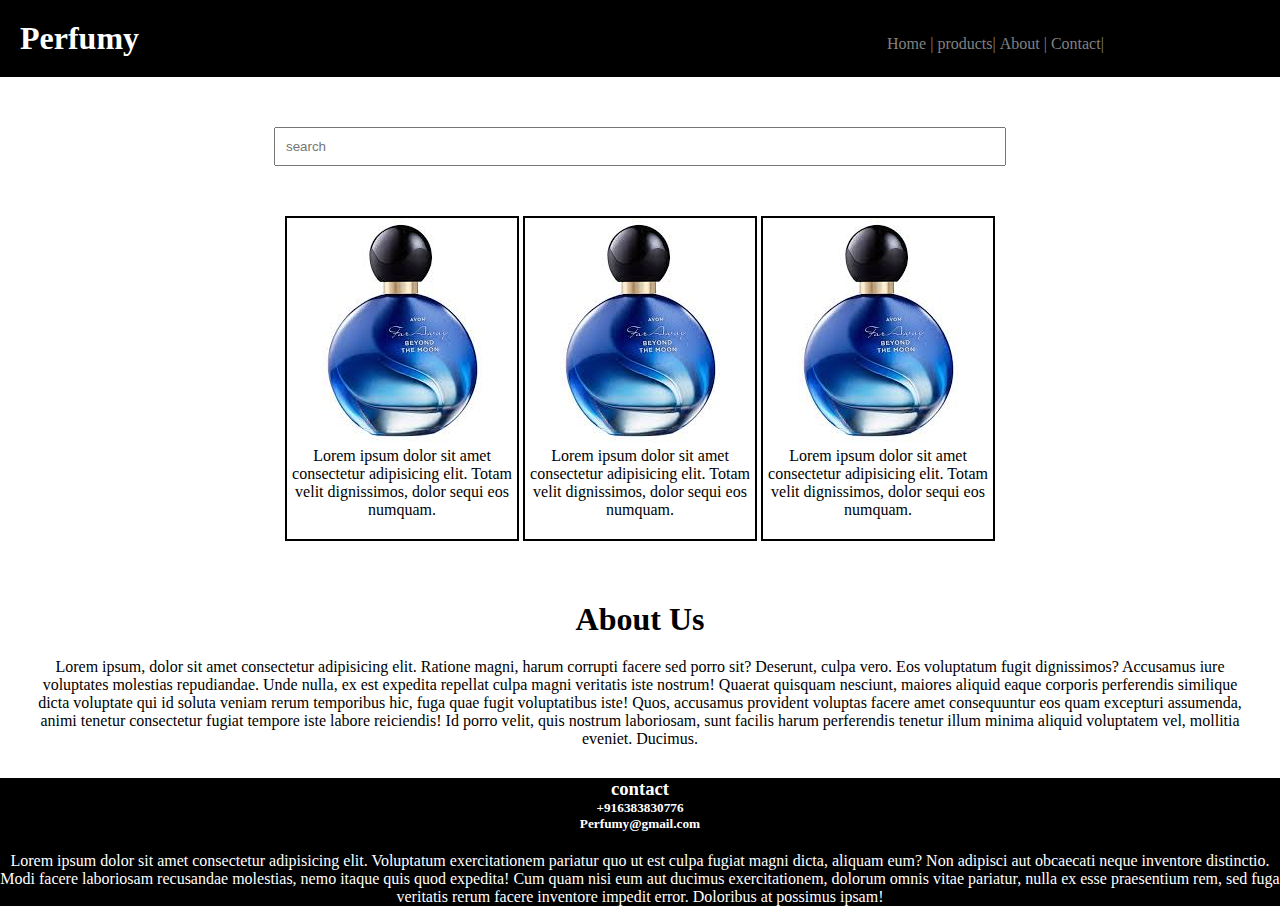
<file: CSS  project/index.html>
<!DOCTYPE html>
<html lang="en">
<head>
    <meta charset="UTF-8">
    <meta name="viewport" content="width=device-width, initial-scale=1.0">
    <title>Perfumy</title>
    <link rel="stylesheet" href="style.css"
</head>
<body>
<div class="header">
<nav>
    <h1> Perfumy</h1>
    <ul>
        <li>Home |</li>
        <li>products|</li>
        <li>About |</li>
        <li>Contact|</li>
    </ul>
</nav>
</div>
<div class="seachbar">
<input type="text" placeholder="search">
</div>

<div class="products">
<div class="box">
<img src="images.jpg"
<p> Lorem ipsum dolor sit amet consectetur adipisicing elit. Totam velit dignissimos, dolor sequi eos numquam.</p>
</div>

<div class="box">
    <img src="images.jpg"
    <p> Lorem ipsum dolor sit amet consectetur adipisicing elit. Totam velit dignissimos, dolor sequi eos numquam.</p>
    </div>

    <div class="box">
        <img src="images.jpg"
        <p> Lorem ipsum dolor sit amet consectetur adipisicing elit. Totam velit dignissimos, dolor sequi eos numquam.</p>
        </div>

</div>

<div class="about">
<h1> About Us</h1>
<p>Lorem ipsum, dolor sit amet consectetur adipisicing elit. Ratione magni, harum corrupti facere sed porro sit? Deserunt, culpa vero. Eos voluptatum fugit dignissimos? Accusamus iure voluptates molestias repudiandae. Unde nulla, ex est expedita repellat culpa magni veritatis iste nostrum! Quaerat quisquam nesciunt, maiores aliquid eaque corporis perferendis similique dicta voluptate qui id soluta veniam rerum temporibus hic, fuga quae fugit voluptatibus iste! Quos, accusamus provident voluptas facere amet consequuntur eos quam excepturi assumenda, animi tenetur consectetur fugiat tempore iste labore reiciendis! Id porro velit, quis nostrum laboriosam, sunt facilis harum perferendis tenetur illum minima aliquid voluptatem vel, mollitia eveniet. Ducimus.</p>

</div>
<div class="contact">
 <h3> contact</h3>
 <h5>+916383830776</h5>
 <h5>Perfumy@gmail.com</h5> 
<p style="font-size: 2
0px;">Lorem ipsum dolor sit amet consectetur adipisicing elit. Voluptatum exercitationem pariatur quo ut est culpa fugiat magni dicta, aliquam eum? Non adipisci aut obcaecati neque inventore distinctio. Modi facere laboriosam recusandae molestias, nemo itaque quis quod expedita! Cum quam nisi eum aut ducimus exercitationem, dolorum omnis vitae pariatur, nulla ex esse praesentium rem, sed fuga veritatis rerum facere inventore impedit error. Doloribus at possimus ipsam!</p>
</div>

</body>
</html>
</file>
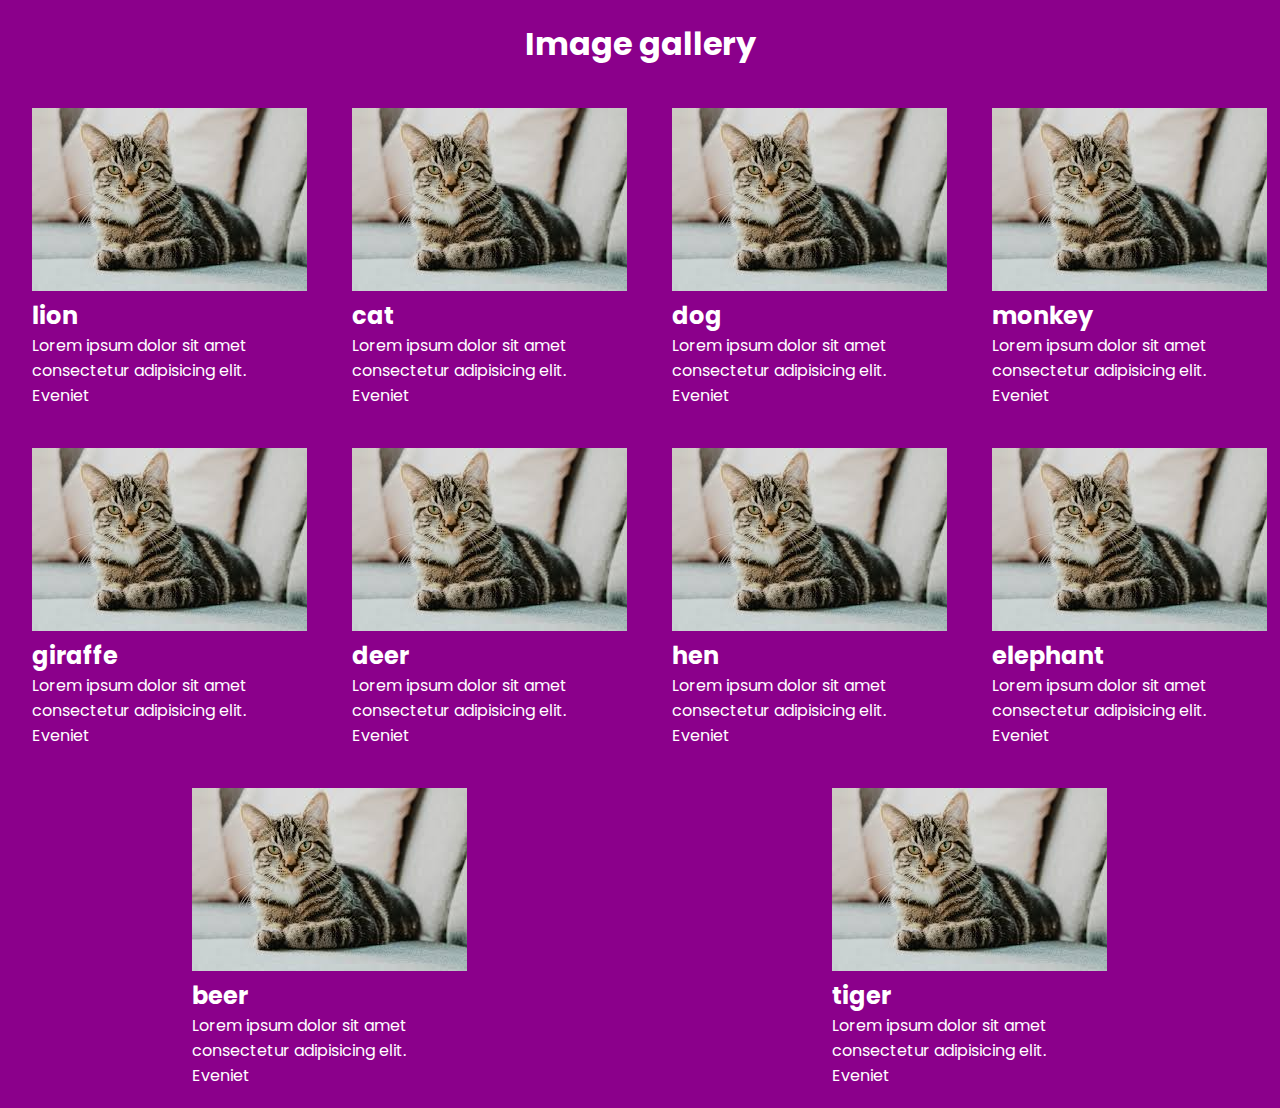
<file: flex box/index.html>
<!DOCTYPE html>
<html lang="en">

<head>
    <meta charset="UTF-8">
    <meta name="viewport" content="width=device-width, initial-scale=1.0">
    <title>image gallery</title>
    <link rel="preconnect" href="https://fonts.googleapis.com">
    <link rel="preconnect" href="https://fonts.gstatic.com" crossorigin>
    <link
        href="https://fonts.googleapis.com/css2?family=Poppins:ital,wght@0,100;0,200;0,300;0,400;0,500;0,600;0,700;0,800;0,900;1,100;1,200;1,300;1,400;1,500;1,600;1,700;1,800;1,900&display=swap"
        rel="stylesheet">
    <link rel="stylesheet" href="style.css">
</head>

<body>
    <div>
        <h1 class="titlebar">Image gallery</h1>
        <!--flex container-->
        <div class="container">

            <div>
                <img src="download.jpg" 1>
                <h2>lion</h2>
                <p>Lorem ipsum dolor sit amet consectetur adipisicing elit. Eveniet </p>
            </div>


            <div>
                <img src="download.jpg"2>
                <h2>cat</h2>
                <p>Lorem ipsum dolor sit amet consectetur adipisicing elit. Eveniet </p>
            </div>


            <div>
                <img src="download.jpg"3>
                <h2>dog</h2>
                <p>Lorem ipsum dolor sit amet consectetur adipisicing elit. Eveniet </p>
            </div>


            <div>
                <img src="download.jpg"4>
                <h2>monkey</h2>
                <p>Lorem ipsum dolor sit amet consectetur adipisicing elit. Eveniet </p>
            </div>

            <div>
                <img src="download.jpg"5>
                <h2>giraffe
                    
                </h2>
                <p>Lorem ipsum dolor sit amet consectetur adipisicing elit. Eveniet </p>
            </div>


            <div>
                <img src="download.jpg"6>
                <h2>deer</h2>
                <p>Lorem ipsum dolor sit amet consectetur adipisicing elit. Eveniet </p>
            </div>


            <div>
                <img src="download.jpg"7>
                <h2>hen</h2>
                <p>Lorem ipsum dolor sit amet consectetur adipisicing elit. Eveniet </p>
            </div>


            <div>
                <img src="download.jpg"8>
                <h2>elephant</h2>
                <p>Lorem ipsum dolor sit amet consectetur adipisicing elit. Eveniet </p>
            </div>


            <div>
                <img src="download.jpg"9>
                <h2>beer</h2>
                <p>Lorem ipsum dolor sit amet consectetur adipisicing elit. Eveniet </p>
            </div>


            <div>
                <img src="download.jpg"10>
                <h2>tiger</h2>
                <p>Lorem ipsum dolor sit amet consectetur adipisicing elit. Eveniet </p>
            </div>





            


        </div>







    </div>


</body>

</html>
</file>
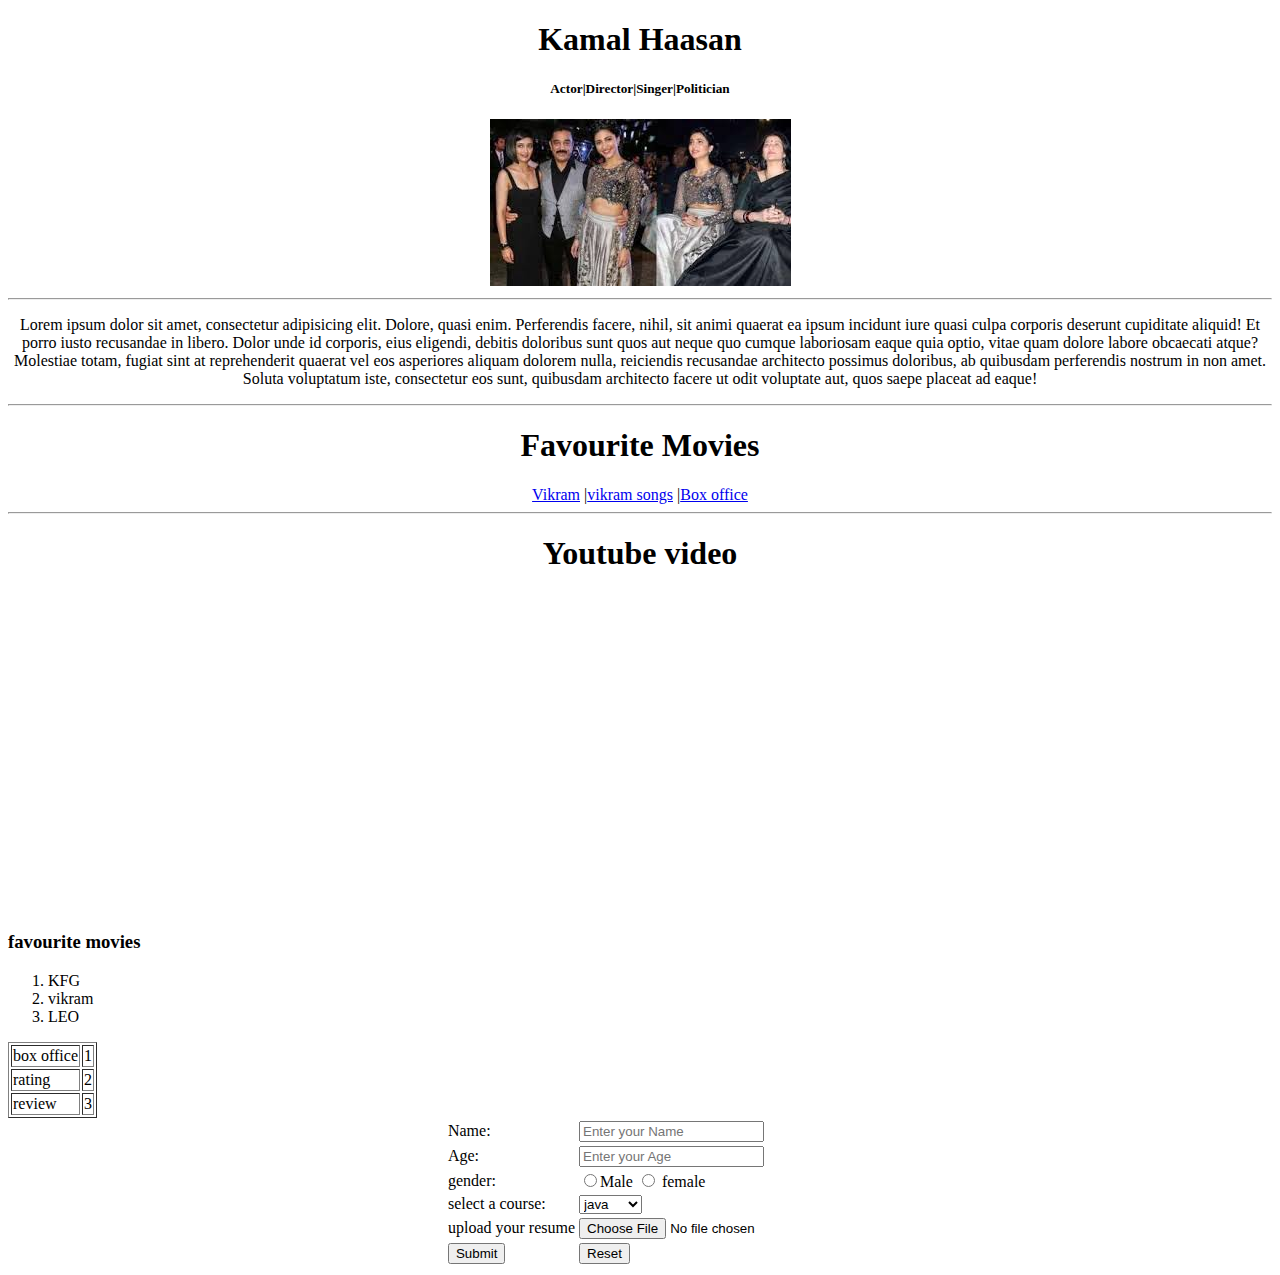
<file: HTML project/kamal.HTML>
<!DOCTYPE html>
<html>
<head>
    <title>KAMAL HAASAN</title>
    <link rel="icon" href="vikram.jpg"
</head>
<body>
    <center>
<h1> Kamal Haasan</h1>
<h5>Actor|Director|Singer|Politician</h5>
<img src="images.jpg" title="KAMAL Haasan"> 

<hr>

<p>Lorem ipsum dolor sit amet, consectetur adipisicing elit. Dolore, quasi enim. Perferendis facere, nihil, sit animi quaerat ea ipsum incidunt iure quasi culpa corporis deserunt cupiditate aliquid! Et porro iusto recusandae in libero. Dolor unde id corporis, eius eligendi, debitis doloribus sunt quos aut neque quo cumque laboriosam eaque quia optio, vitae quam dolore labore obcaecati atque? Molestiae totam, fugiat sint at reprehenderit quaerat vel eos asperiores aliquam dolorem nulla, reiciendis recusandae architecto possimus doloribus, ab quibusdam perferendis nostrum in non amet. Soluta voluptatum iste, consectetur eos sunt, quibusdam architecto facere ut odit voluptate aut, quos saepe placeat ad eaque!</p>
 
<hr>
<h1>Favourite Movies</h1>

<a href="https://www.hotstar.com/in/movies/vikram/1260106598/watch">Vikram</a> |<a href="https://wynk.in/music/album/vikram-original-motion-picture-soundtrack/sm_196589186973">vikram songs</a> |<a href="https://www.imdb.com/list/ls041463223/">Box office</a>
 
<hr>
<h1>Youtube video </h1>
<iframe width="560" height="315" src="https://www.youtube.com/embed/1OjZnGZjOA0?si=VgIkkxCgqAWdXzKp" title="YouTube video player" frameborder="0" allow="accelerometer; autoplay; clipboard-write; encrypted-media; gyroscope; picture-in-picture; web-share" referrerpolicy="strict-origin-when-cross-origin" allowfullscreen></iframe>


    </center>
<h3>favourite movies</h3>      
<ol>                             
<li>KFG</li>
<li>vikram</li>
<li>LEO</li>
</ol>
<table border="1">
<tr>
<td>box office</td><td>1</td>
</tr>
<tr>
<td>rating</td><td>2</td>
</tr>
<tr>
<td>review</td><td>3</td>
</tr>
</table>
<center>
<form>
<table>
<tr>
<td>Name:</td><td><input type="text" placeholder="Enter your Name"></td>
</tr>
<tr>
<td>Age:</td><td><input type="number" placeholder="Enter your Age"></td>
</tr>
<tr>
<td>gender:</td>
<td>
    <input type="radio" name="gender">Male
<input type="radio" name="gender"> female
</td>
</tr>
<tr>
    <td>select a course:</td>  
    <td>
        <select>
<option> java </option>
<option>python</option>
<option>SQL</option>
        </select>
    </td>
</tr>
<tr>
    <td> upload your resume</td>
    <td><input type="file"></td>
</tr>
<tr>
<td><input type="submit"></td>
<td><input type="reset"></td>


</tr>




</table>














</form>
</center>










</body>
</html>
</file>
<file: CSS  project/style.css>
*{
margin: 0;
padding: 0;
}
nav{
background-color: black;
color: white;
padding: 20px;
}
li,h1,ul{
    display: inline; 
}
ul{
    margin-left: 60%;
}
li{
    color: grey;
}
li:hover{
color: white;
cursor: pointer;
}
input{
width: 60%;
padding: 10px;
}
.seachbar{
    margin: 50px;
    text-align: center;
}
.box{
    border-color: black;
    border-width: 2px;
    border-style: solid;
    display: inline-block;
    width: 230px;
}
.products{
    text-align: center;
}
.box:hover{
    background-color: black;
    color: white;
}
.about{
    text-align: center;
    margin-top: 30px;
    padding: 30px;
}
p{
    margin-top: 20px;
}
.contact{

    background-color: black;
    color: white;
    text-align: center;
}
</file>
<file: flex box/style.css>
*{
    padding: 0;
    margin: 0;
}



body{
    font-family: "Poppins", sans-serif;
    background-color: darkmagenta;

}
.titlebar{
color: white;
text-align: center;
padding: 20px;
}
.container{
    display: flex;
    flex-wrap: wrap;
justify-content: space-around;

}
.container div{
width: 200px;
color: white;
margin: 20px;
flex-basis:20% ;
}
</file>
